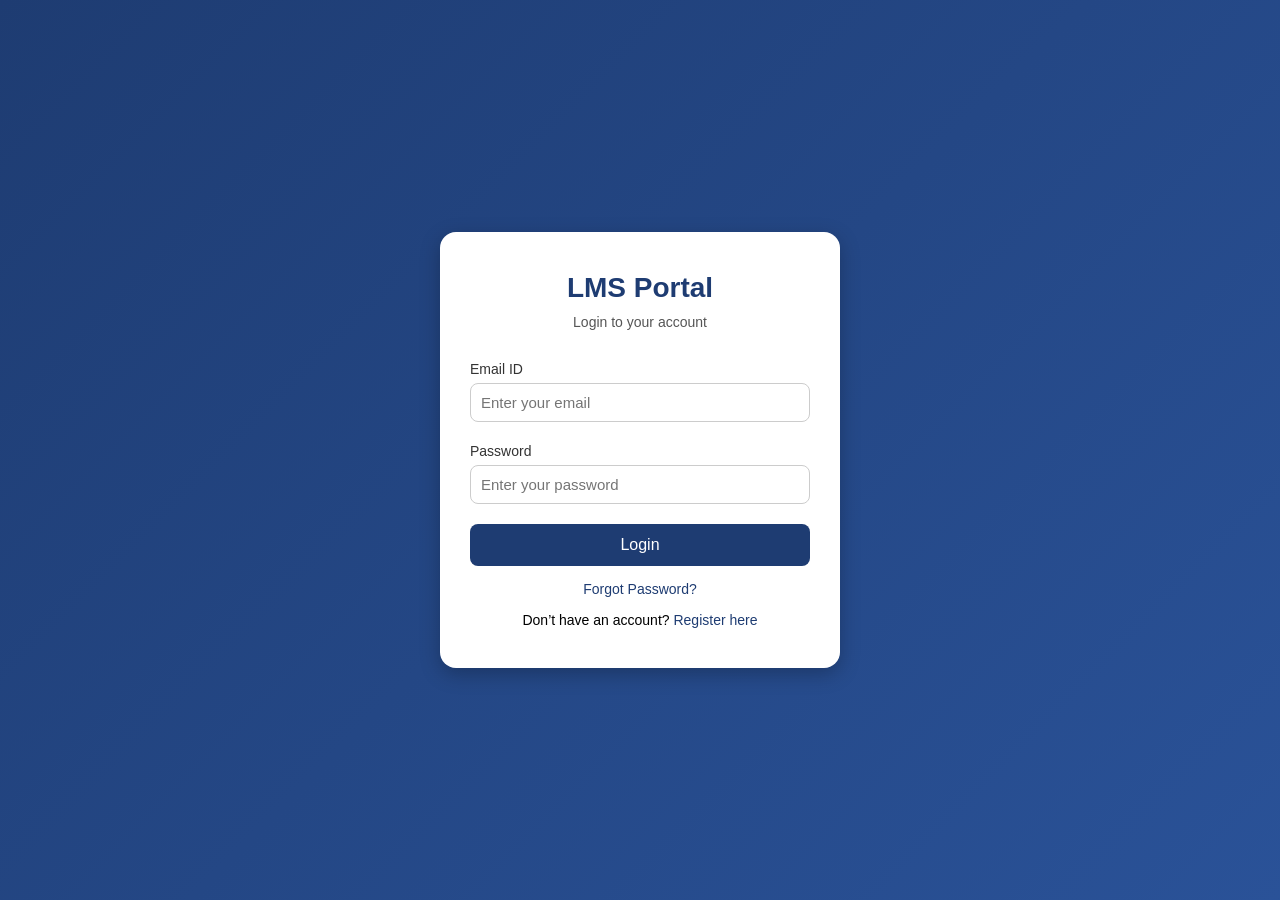
<file: login.html>
<!DOCTYPE html>
<html lang="en">
<head>
    <meta charset="UTF-8">
    <meta name="viewport" content="width=device-width, initial-scale=1.0">
    <title>LMS Login</title>
    <link rel="stylesheet" href="style.css">
</head>
<body>
    <div class="login-container">
        <div class="login-box">
            <h1>LMS Portal</h1>
            <p class="subtitle">Login to your account</p>

            <form id="loginForm">
                <div class="input-group">
                    <label for="email">Email ID</label>
                    <input type="email" id="email" placeholder="Enter your email" required>
                </div>

                <div class="input-group">
                    <label for="password">Password</label>
                    <input type="password" id="password" placeholder="Enter your password" required>
                </div>

                <button type="submit" class="login-btn">Login</button>
                <p class="forgot"><a href="#">Forgot Password?</a></p>
            </form>

            <p class="signup">Don’t have an account? <a href="#">Register here</a></p>
        </div>
    </div>

    <script src="script.js"></script>
</body>
</html>
</file>
<file: style.css>
/* ===== Reset ===== */
* {
    margin: 0;
    padding: 0;
    box-sizing: border-box;
}

/* ===== Body ===== */
body {
    font-family: "Poppins", sans-serif;
    background: linear-gradient(135deg, #1e3c72, #2a5298);
    height: 100vh;
    display: flex;
    justify-content: center;
    align-items: center;
}

/* ===== Login Box ===== */
.login-container {
    display: flex;
    justify-content: center;
    align-items: center;
    width: 100%;
}

.login-box {
    background-color: #fff;
    border-radius: 16px;
    box-shadow: 0 6px 20px rgba(0, 0, 0, 0.25);
    padding: 40px 30px;
    width: 100%;
    max-width: 400px;
    text-align: center;
}

h1 {
    font-size: 28px;
    color: #1e3c72;
    margin-bottom: 10px;
}

.subtitle {
    font-size: 14px;
    color: #555;
    margin-bottom: 30px;
}

/* ===== Inputs ===== */
.input-group {
    text-align: left;
    margin-bottom: 20px;
}

label {
    font-size: 14px;
    color: #333;
}

input {
    width: 100%;
    padding: 10px;
    border: 1px solid #ccc;
    border-radius: 8px;
    font-size: 15px;
    margin-top: 5px;
    transition: all 0.3s ease;
}

input:focus {
    border-color: #1e3c72;
    outline: none;
}

/* ===== Button ===== */
.login-btn {
    width: 100%;
    padding: 12px;
    border: none;
    border-radius: 8px;
    background-color: #1e3c72;
    color: #fff;
    font-size: 16px;
    cursor: pointer;
    transition: 0.3s;
}

.login-btn:hover {
    background-color: #2a5298;
}

/* ===== Links ===== */
.forgot, .signup {
    margin-top: 15px;
    font-size: 14px;
}

a {
    color: #1e3c72;
    text-decoration: none;
}

a:hover {
    text-decoration: underline;
}
</file>
